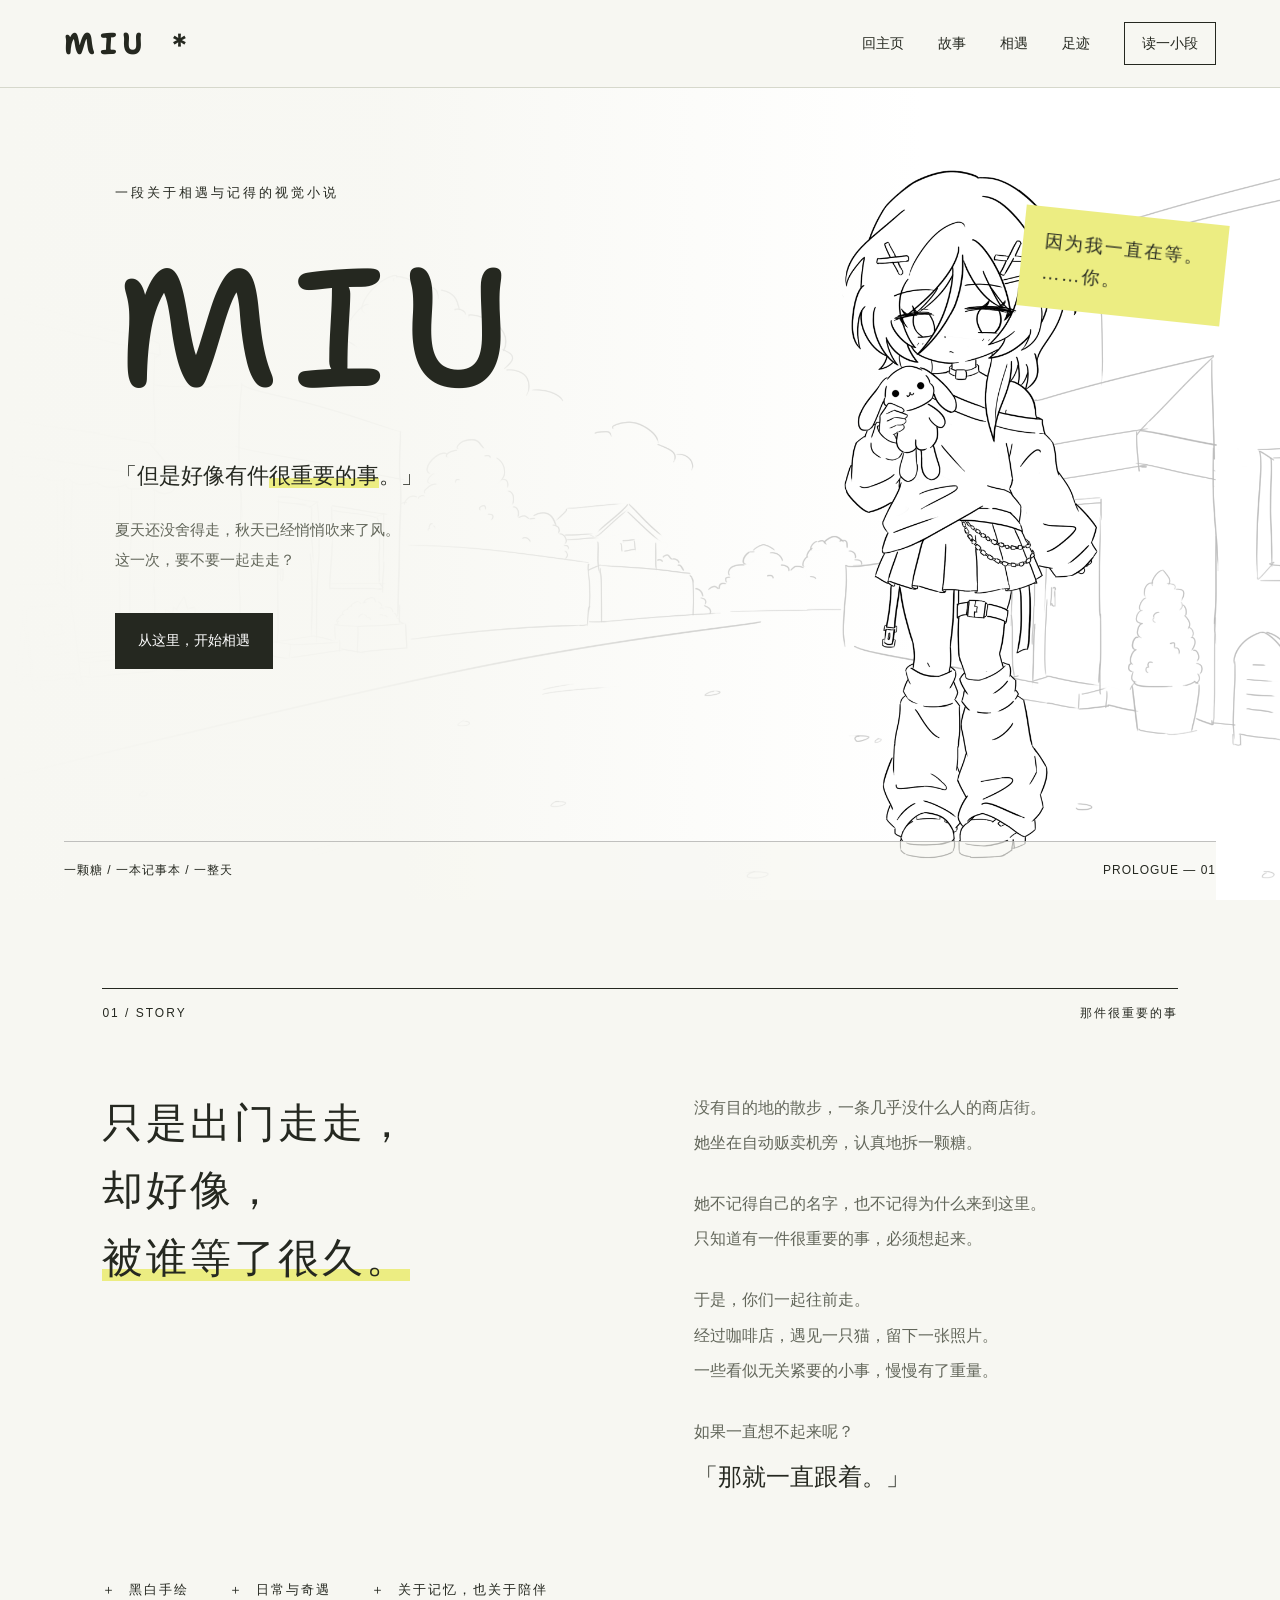
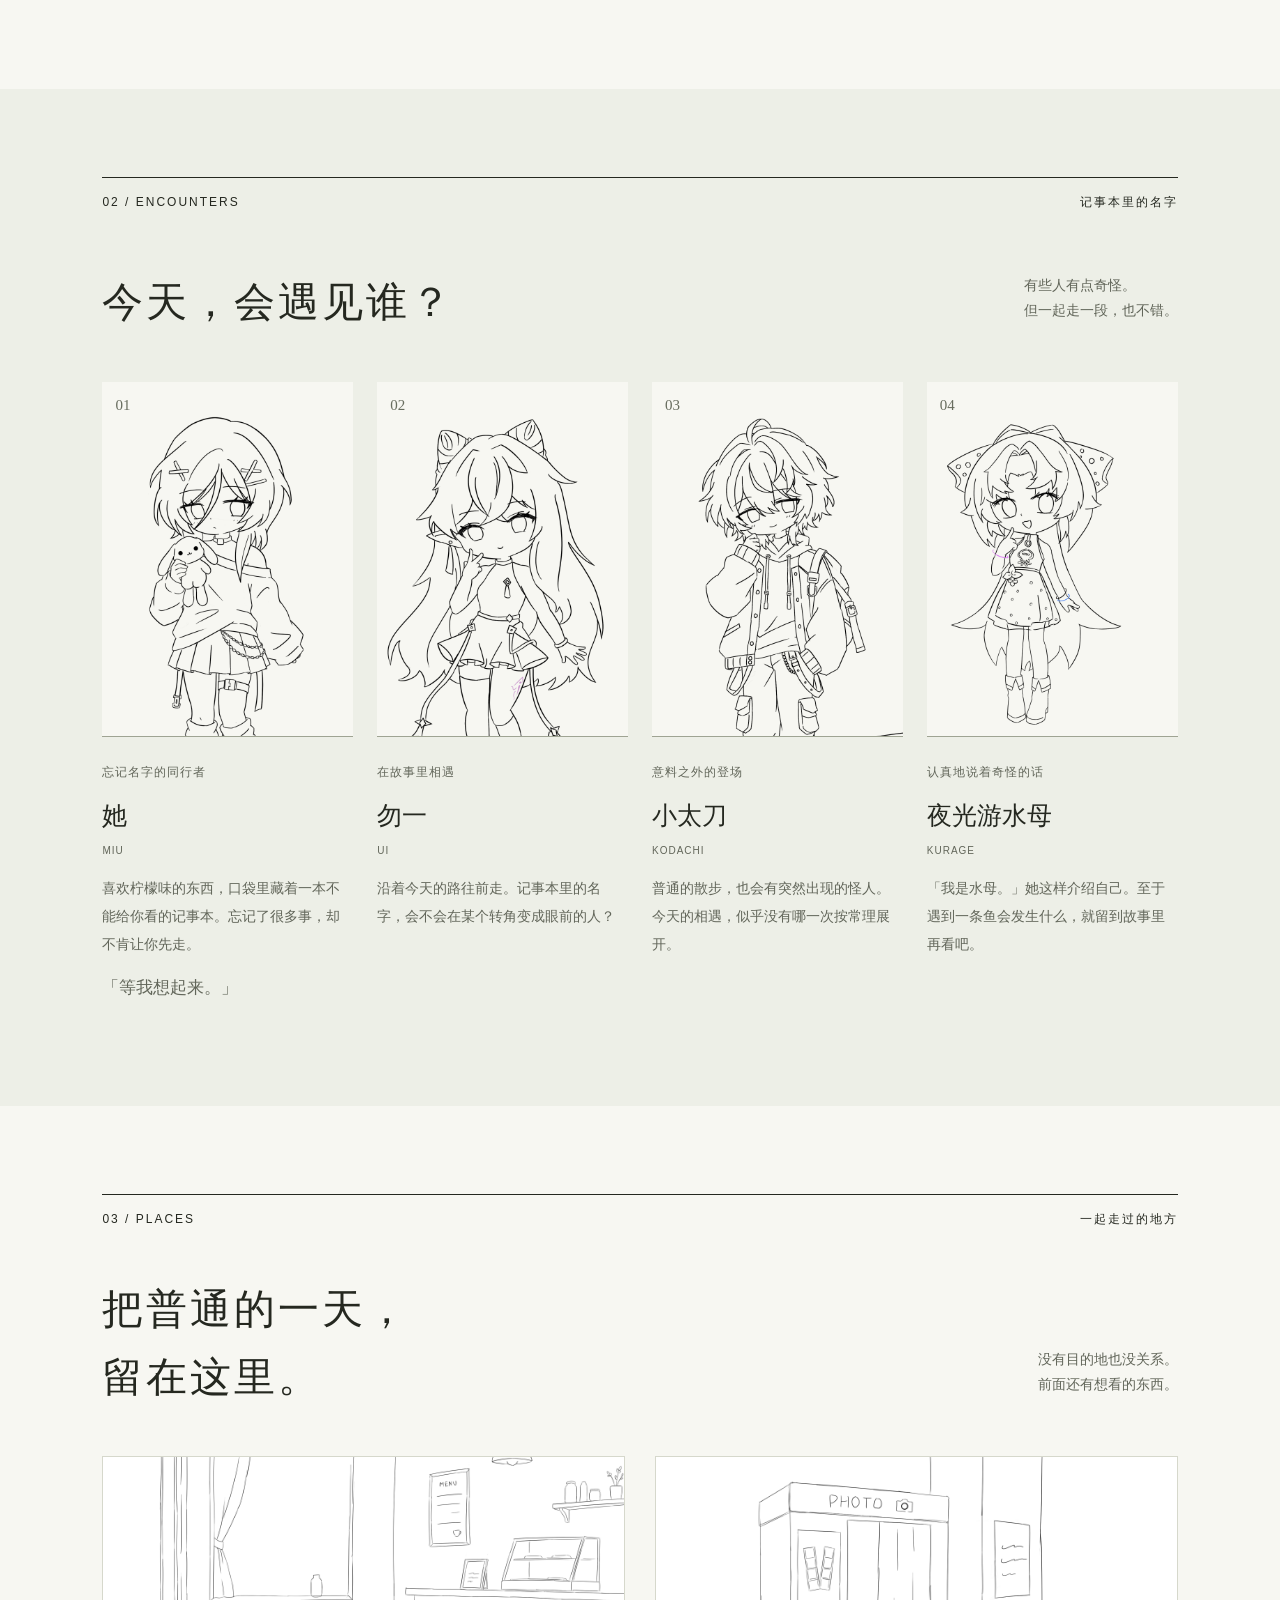
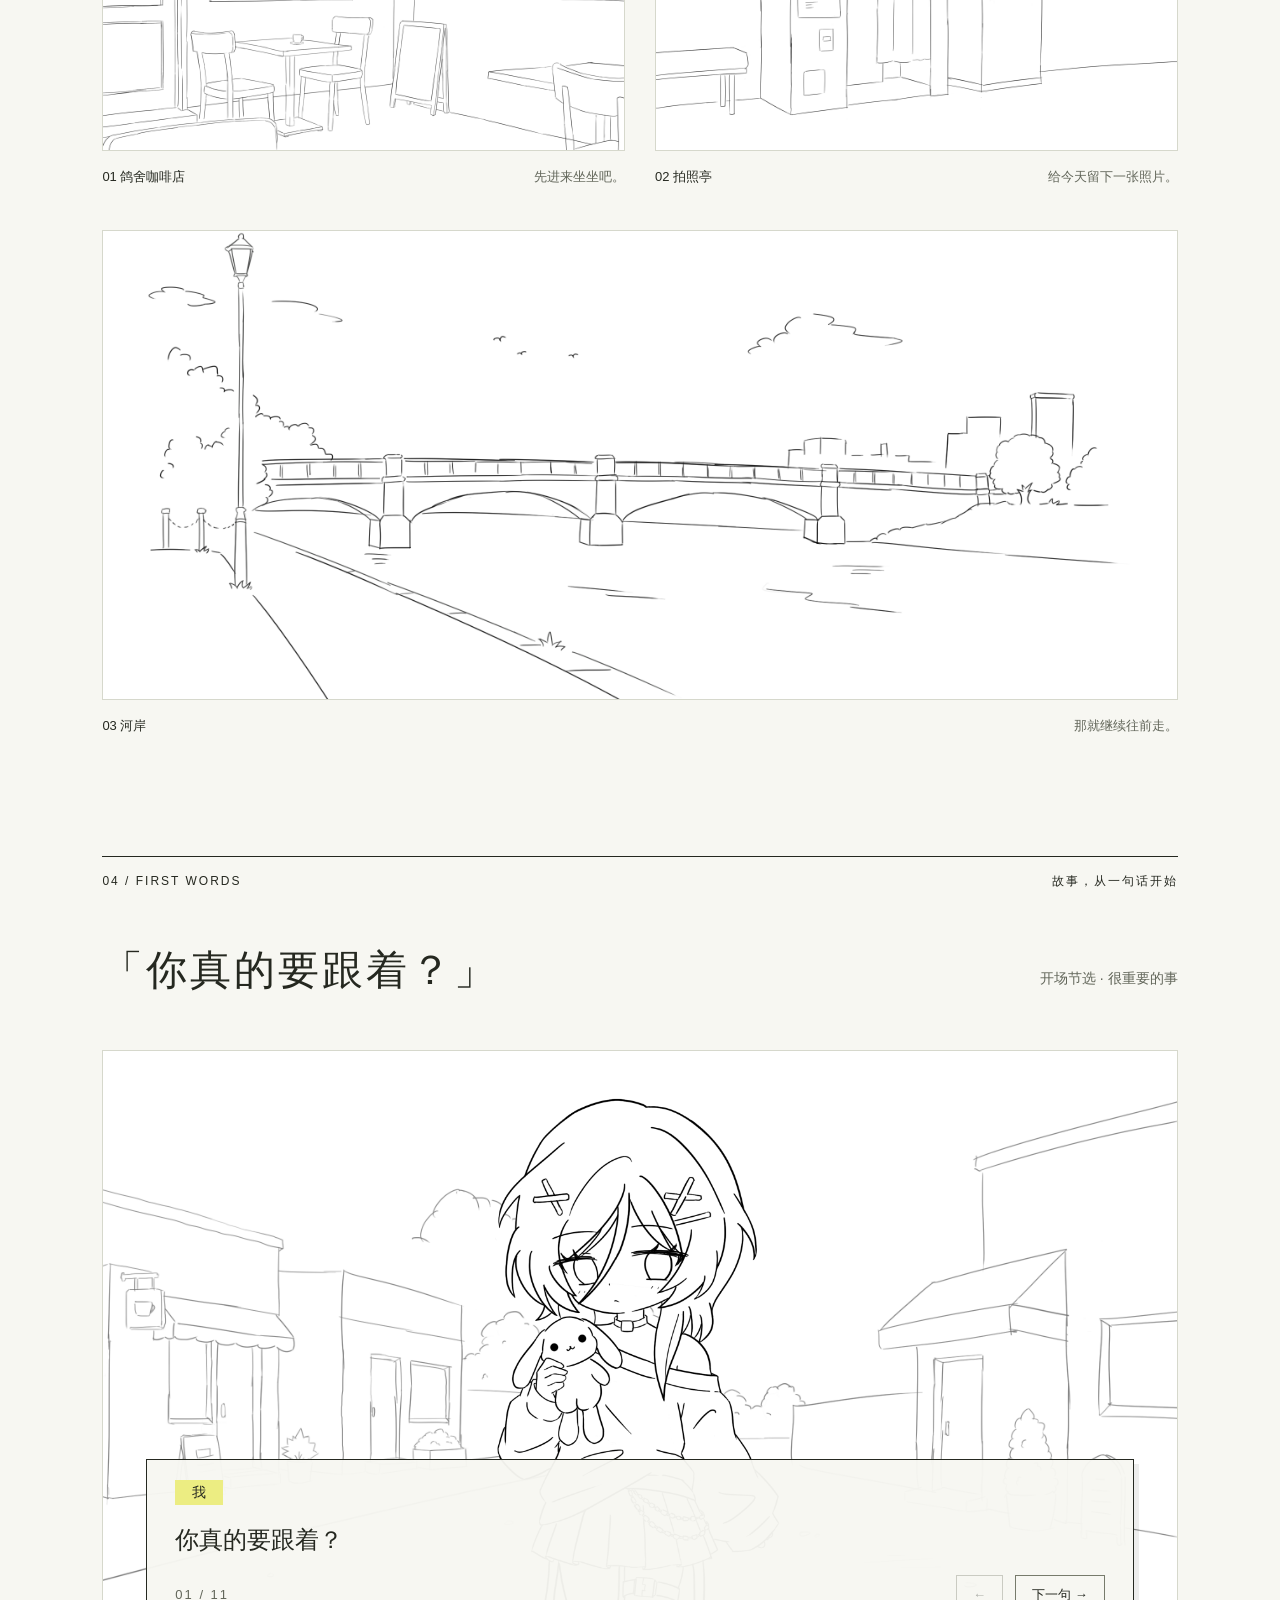
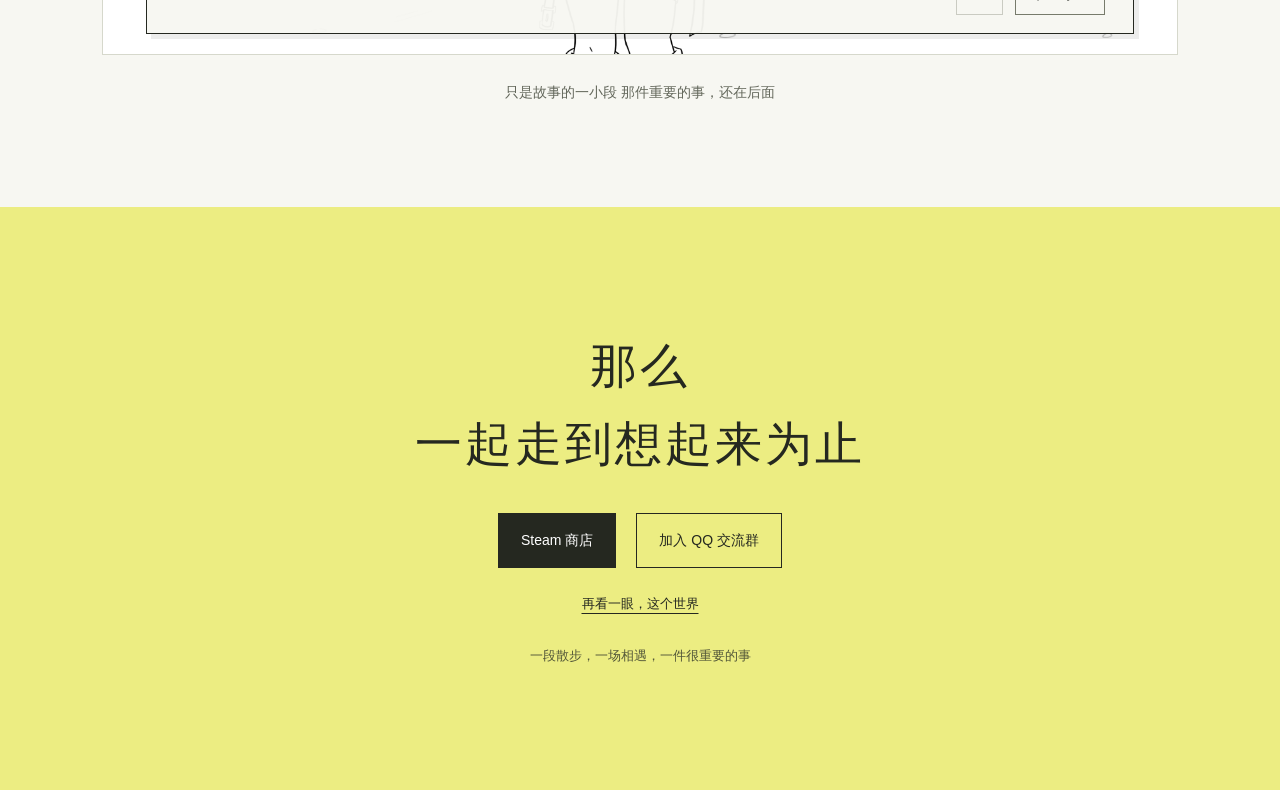
<file: index.html>
<!doctype html>
<html lang="zh-CN">
<head>
  <meta charset="UTF-8">
  <meta name="viewport" content="width=device-width, initial-scale=1">
  <meta name="description" content="《MIU》——一颗柠檬糖，一次没有目的地的散步，一件忘记了的、很重要的事。手绘视觉小说宣传页。">
  <meta name="theme-color" content="#f7f7f2">
  <title>MIU · 一件很重要的事</title>
  <link rel="stylesheet" href="style.css">
  <script src="script.js" defer></script>
</head>
<body>
  <a class="skip" href="#story">跳到故事介绍</a>
  <header class="header">
    <a class="brand" href="#home">MIU<i aria-hidden="true">＊</i></a>
    <nav aria-label="主导航"><a href="https://kodachi.top/">回主页</a><a href="#story">故事</a><a href="#characters">相遇</a><a href="#scenes">足迹</a><a class="nav-read" href="#excerpt">读一小段</a></nav>
  </header>
  <main>
    <section class="hero" id="home" aria-labelledby="title">
      <img class="hero-street" src="assets/street.png" alt="安静的手绘商店街" fetchpriority="high" width="2560" height="1440">
      <div class="hero-copy"><p class="eyebrow">一段关于相遇与记得的视觉小说</p><h1 id="title">MIU</h1><p class="hero-line">「但是好像有件<span class="highlight">很重要的事</span>。」</p><p class="hero-sub">夏天还没舍得走，秋天已经悄悄吹来了风。<br>这一次，要不要一起走走？</p><a class="button" href="#story">从这里，开始相遇</a></div>
      <div class="hero-character"><span class="speech">因为我一直在等。<br><strong>……你。</strong></span><img src="assets/her.png" alt="抱着玩偶、还想不起名字的她" width="1440" height="2560" fetchpriority="high"></div>
      <div class="hero-bottom"><span>一颗糖 / 一本记事本 / 一整天</span><span>PROLOGUE — 01</span></div>
    </section>

    <section class="story section" id="story">
      <div class="section-label"><span>01 / STORY</span><span>那件很重要的事</span></div>
      <div class="story-grid"><h2>只是出门走走，<br>却好像，<br><em>被谁等了很久。</em></h2><div class="story-text"><p>没有目的地的散步，一条几乎没什么人的商店街。<br>她坐在自动贩卖机旁，认真地拆一颗糖。</p><p>她不记得自己的名字，也不记得为什么来到这里。<br>只知道有一件很重要的事，必须想起来。</p><p>于是，你们一起往前走。<br>经过咖啡店，遇见一只猫，留下一张照片。<br>一些看似无关紧要的小事，慢慢有了重量。</p><p class="story-end">如果一直想不起来呢？<br><strong>「那就一直跟着。」</strong></p></div></div>
      <div class="notes"><span>黑白手绘</span><span>日常与奇遇</span><span>关于记忆，也关于陪伴</span></div>
    </section>

    <section class="characters section" id="characters">
      <div class="section-label"><span>02 / ENCOUNTERS</span><span>记事本里的名字</span></div>
      <div class="section-heading"><h2>今天，会遇见谁？</h2><p>有些人有点奇怪。<br>但一起走一段，也不错。</p></div>
      <div class="character-grid">
        <article class="character"><div class="portrait"><span class="character-number">01</span><img src="assets/her.png" alt="她的角色立绘" width="1440" height="2560" loading="lazy"></div><div class="character-info"><span class="tag">忘记名字的同行者</span><h3>她 <small>MIU</small></h3><p>喜欢柠檬味的东西，口袋里藏着一本不能给你看的记事本。忘记了很多事，却不肯让你先走。</p><blockquote>「等我想起来。」</blockquote></div></article>
        <article class="character"><div class="portrait"><span class="character-number">02</span><img src="assets/wuyi.png" alt="勿一的角色立绘" width="1440" height="2560" loading="lazy"></div><div class="character-info"><span class="tag">在故事里相遇</span><h3>勿一 <small>UI</small></h3><p>沿着今天的路往前走。记事本里的名字，会不会在某个转角变成眼前的人？</p></div></article>
        <article class="character"><div class="portrait"><span class="character-number">03</span><img src="assets/kodachi.png" alt="小太刀的角色立绘" width="1440" height="2560" loading="lazy"></div><div class="character-info"><span class="tag">意料之外的登场</span><h3>小太刀 <small>KODACHI</small></h3><p>普通的散步，也会有突然出现的怪人。今天的相遇，似乎没有哪一次按常理展开。</p></div></article>
        <article class="character"><div class="portrait"><span class="character-number">04</span><img src="assets/jellyfish.png" alt="夜光游水母的角色立绘" width="1440" height="2560" loading="lazy"></div><div class="character-info"><span class="tag">认真地说着奇怪的话</span><h3>夜光游水母 <small>KURAGE</small></h3><p>「我是水母。」她这样介绍自己。至于遇到一条鱼会发生什么，就留到故事里再看吧。</p></div></article>
      </div>
    </section>

    <section class="scenes section" id="scenes">
      <div class="section-label"><span>03 / PLACES</span><span>一起走过的地方</span></div>
      <div class="section-heading"><h2>把普通的一天，<br>留在这里。</h2><p>没有目的地也没关系。<br>前面还有想看的东西。</p></div>
      <div class="scene-grid"><figure><img src="assets/cafe.png" alt="鸽舍咖啡店内的窗边座位与柜台" width="2560" height="1440" loading="lazy"><figcaption><span>01 鸽舍咖啡店</span><span>先进来坐坐吧。</span></figcaption></figure><figure><img src="assets/photo-booth.png" alt="街边的拍照亭" width="2560" height="1440" loading="lazy"><figcaption><span>02 拍照亭</span><span>给今天留下一张照片。</span></figcaption></figure><figure class="wide-scene"><img src="assets/river.png" alt="沿着河岸延伸的小路与桥" width="2560" height="1440" loading="lazy"><figcaption><span>03 河岸</span><span>那就继续往前走。</span></figcaption></figure></div>
    </section>

    <section class="excerpt section" id="excerpt">
      <div class="section-label"><span>04 / FIRST WORDS</span><span>故事，从一句话开始</span></div>
      <div class="section-heading"><h2>「你真的要跟着？」</h2><p>开场节选 · 很重要的事</p></div>
      <div class="novel"><img class="novel-bg" src="assets/street.png" alt="" width="2560" height="1440" loading="lazy"><img class="novel-her" src="assets/her.png" alt="" width="1440" height="2560" loading="lazy"><div class="dialogue"><div aria-live="polite" aria-atomic="true"><span id="speaker">我</span><p id="line">你真的要跟着？</p></div><div class="dialogue-controls"><span id="page">01 / 11</span><button id="previous" type="button" disabled aria-label="上一句">←</button><button id="next" type="button">下一句 →</button></div></div></div>
      <noscript><p>请启用 JavaScript 阅读完整的开场节选：从询问同行，到她决定一直跟着。</p></noscript>
      <p class="excerpt-note">只是故事的一小段 那件重要的事，还在后面</p>
    </section>
    <section class="ending"><h2>那么<br>一起走到想起来为止</h2><div class="ending-links"><a class="button" href="https://store.steampowered.com/app/5324860/MIU/" target="_blank" rel="noopener noreferrer">Steam 商店</a><a class="button button-outline" href="https://miu.kodachi.top/qq" target="_blank" rel="noopener noreferrer">加入 QQ 交流群</a><a class="ending-reread" href="#home">再看一眼，这个世界</a></div><p>一段散步，一场相遇，一件很重要的事</p></section>
  </main>
</body>
</html>
</file>
<file: style.css>
@font-face{font-family:"Shantell Sans";src:url("assets/fonts/ShantellSans.ttf") format("truetype");font-weight:300 800;font-style:normal;font-display:swap}
:root{--paper:#f7f7f2;--ink:#252820;--muted:#62665a;--yellow:#eced82;--line:#d6d8cc;--serif:"Songti SC","Noto Serif CJK SC","Source Han Serif SC","SimSun",serif}*{box-sizing:border-box}html{scroll-behavior:smooth;scroll-padding-top:90px}body{margin:0;color:var(--ink);background:var(--paper);font-family:"Microsoft YaHei","PingFang SC",sans-serif;font-size:16px;line-height:1.8}a{color:inherit;text-decoration:none}button{font:inherit;color:inherit;cursor:pointer}a,button{-webkit-tap-highlight-color:transparent}a:focus-visible,button:focus-visible{outline:3px solid #77791d;outline-offset:5px}::selection{background:var(--yellow)}.skip{position:fixed;top:-100px;left:15px;padding:10px;background:var(--yellow);z-index:20}.skip:focus{top:10px}.header{height:88px;padding:0 5%;display:flex;justify-content:space-between;align-items:center;border-bottom:1px solid var(--line);background:var(--paper);position:relative;z-index:3}.brand{font-family:var(--serif);font-weight:bold;font-size:22px;letter-spacing:2px;display:flex;align-items:baseline;gap:5px}.brand span{font-size:15px}.brand i{font-style:normal;font-size:28px;margin-left:12px}nav{display:flex;align-items:center;gap:34px;font-size:14px}nav a:hover{box-shadow:0 2px var(--ink)}.nav-read{border:1px solid var(--ink);padding:8px 17px}.hero{position:relative;min-height:740px;height:calc(100svh - 88px);max-height:1000px;overflow:hidden;background:#fff}.hero-street{position:absolute;width:100%;height:100%;object-fit:cover;opacity:.28;bottom:0}.hero:after{content:"";position:absolute;inset:0;background:linear-gradient(90deg,#f7f7f2 0%,#f7f7f2e8 30%,transparent 72%);pointer-events:none}.hero-copy{position:relative;z-index:2;margin-left:9%;padding-top:80px;width:55%}.eyebrow{font-size:13px;letter-spacing:3px}.hero h1{font-family:var(--serif);font-size:clamp(54px,5.6vw,90px);line-height:1.25;letter-spacing:8px;font-weight:500;margin:32px 0}.hero h1 span{margin-left:1em}.hero h1 b{color:#8c9142;font-weight:400;position:absolute}.hero-line{font-family:var(--serif);font-size:22px;margin:32px 0 20px}.highlight{background:linear-gradient(transparent 60%,var(--yellow) 60%)}.hero-sub{font-size:15px;color:var(--muted);line-height:2}.button{display:inline-flex;justify-content:space-between;gap:40px;padding:14px 22px;background:var(--ink);color:white;font-size:14px;margin-top:23px;border:1px solid var(--ink);transition:background .2s,color .2s}.button:hover{background:var(--yellow);color:var(--ink)}.hero-character{position:absolute;right:7%;bottom:20px;width:34%;height:90%;z-index:1}.hero-character>img{height:100%;width:100%;object-fit:contain;object-position:center bottom;mix-blend-mode:multiply}.speech{position:absolute;right:-8%;top:9%;font-family:var(--serif);font-size:18px;letter-spacing:2px;transform:rotate(6deg);background:var(--yellow);padding:18px 22px;z-index:2}.speech strong{font-weight:400}.hero-bottom{position:absolute;bottom:0;left:5%;right:5%;z-index:2;display:flex;justify-content:space-between;padding:18px 0;border-top:1px solid #9999;font-size:12px;letter-spacing:1px;background:#f7f7f2b8}.section{padding:88px 8%;scroll-margin-top:0}.section-label{display:flex;justify-content:space-between;border-top:1px solid var(--ink);padding-top:14px;font-size:12px;letter-spacing:2px}.story-grid{display:grid;grid-template-columns:1fr 1fr;gap:10%;margin-top:65px}h2{font-family:var(--serif);font-size:clamp(30px,3.2vw,46px);font-weight:400;line-height:1.65;margin:0;letter-spacing:3px}h2 em{font-style:normal;background:linear-gradient(transparent 73%,var(--yellow) 73%)}.story-text{color:var(--muted);font-size:16px}.story-text p:first-child{margin-top:0}.story-text p{margin-bottom:26px;line-height:2.2}.story-end strong{color:var(--ink);font-family:var(--serif);font-size:24px;line-height:2.4;font-weight:400}.notes{display:flex;gap:40px;margin-top:45px;font-size:13px;letter-spacing:2px}.notes span:before{content:"＋";margin-right:12px}.characters{background:#edefe7}.section-heading{display:flex;align-items:end;justify-content:space-between;gap:30px;margin:45px 0}.section-heading p{color:var(--muted);font-size:14px}.character-grid{display:grid;grid-template-columns:repeat(4,minmax(0,1fr));gap:24px}.portrait{height:355px;position:relative;overflow:hidden;border-bottom:1px solid #9fa493;background:#f7f7f2}.portrait img{width:100%;height:auto;mix-blend-mode:multiply;position:absolute;top:22px;transition:transform .4s}.character:hover .portrait img{transform:translateY(-7px)}.character-number{position:absolute;top:10px;left:13px;font-family:var(--serif);color:#686d5f;font-size:15px;z-index:1}.character-info{padding-top:20px}.tag{font-size:12px;color:var(--muted);letter-spacing:1px}h3{font-family:var(--serif);font-size:25px;font-weight:400;margin:7px 0 14px}h3 small{font-family:Arial,sans-serif;font-size:10px;letter-spacing:1px;display:block;color:var(--muted);margin-top:4px}.character-info p{font-size:14px;color:var(--muted);line-height:2}.character-info blockquote{margin:15px 0;font-family:var(--serif);font-size:17px}.scene-grid{display:grid;grid-template-columns:1fr 1fr;gap:42px 30px}figure{margin:0}figure img{display:block;width:100%;height:auto;border:1px solid var(--line);background:white}figcaption{display:flex;justify-content:space-between;gap:12px;margin-top:14px;font-size:13px}figcaption span+span{color:var(--muted)}.wide-scene{grid-column:1/-1}.wide-scene img{max-height:470px;object-fit:cover;object-position:center 60%}.excerpt{padding-top:30px}.novel{position:relative;aspect-ratio:16/9;min-height:400px;overflow:hidden;background:#fff;border:1px solid var(--line)}.novel-bg{width:100%;height:100%;position:absolute;object-fit:cover;opacity:.55}.novel-her{position:absolute;height:135%;width:76%;object-fit:contain;top:4%;left:12%}.dialogue{position:absolute;bottom:20px;left:4%;right:4%;padding:18px 28px;background:#f7f7f2f5;border:1px solid var(--ink);box-shadow:5px 5px 0 #25282015}.dialogue #speaker{display:inline-block;background:var(--yellow);padding:0 17px;font-size:14px}.dialogue #line{font-family:var(--serif);font-size:24px;margin:12px 0;min-height:44px}.dialogue-controls{display:flex;justify-content:end;align-items:center;gap:12px;font-size:13px}.dialogue-controls>span{margin-right:auto;letter-spacing:2px;color:var(--muted)}.dialogue button{background:transparent;border:1px solid #777b6c;padding:6px 16px;min-height:40px}.dialogue button:hover:not(:disabled){background:var(--yellow)}.dialogue button:disabled{opacity:.35;cursor:default}.excerpt-note{text-align:center;color:var(--muted);font-size:14px;margin-top:25px}.ending{text-align:center;padding:90px 24px 110px;background:var(--yellow)}.ending h2{margin:30px 0;font-size:clamp(32px,3.7vw,52px)}.ending p{font-size:13px;margin-top:28px;color:#535739}footer{padding:28px 5%;display:flex;justify-content:space-between;gap:20px;font-size:12px}footer>a{font-family:var(--serif);font-size:16px}
@media(min-width:1600px){.section{padding-left:max(8%,calc((100% - 1340px)/2));padding-right:max(8%,calc((100% - 1340px)/2))}.portrait{height:420px}}
@media(max-width:1000px){.header{padding:0 4%}nav{gap:20px}.hero-copy{margin-left:6%;padding-top:80px;width:64%}.hero-character{right:-7%;width:48%;height:77%}.speech{right:18%;top:-4%;font-size:14px}.hero h1{font-size:64px}.character-grid{grid-template-columns:repeat(2,minmax(0,1fr));gap:40px 25px}.portrait{height:410px}.portrait img{width:88%;left:6%}.section{padding:65px 6%}.story-grid{gap:6%}.story-text br{display:none}}
@media(max-width:640px){.header{height:auto;min-height:90px;flex-wrap:wrap;justify-content:center;padding:12px 15px;gap:8px}.brand{font-size:18px}.brand span{font-size:13px}.brand i{font-size:20px}nav{width:100%;justify-content:center;gap:27px;font-size:12px}.nav-read{padding:2px 8px}.hero{height:850px;min-height:0;max-height:none}.hero-copy{padding-top:30px;margin-left:7%;width:86%}.hero h1{font-size:49px;letter-spacing:5px;margin:22px 0}.hero h1 span{margin-left:.5em}.eyebrow{font-size:12px;letter-spacing:2px}.hero-line{font-size:18px;margin-top:20px}.hero-sub{font-size:13px}.button{margin-top:14px;padding:11px 18px;font-size:13px}.hero-character{height:420px;bottom:32px;width:66%;right:-1%}.speech{right:auto;left:-36%;top:32%;font-size:14px;padding:15px}.hero-street{height:55%;bottom:0;opacity:.4}.hero:after{background:linear-gradient(#f7f7f2 20%,#f7f7f200 70%)}.hero-bottom{font-size:11px;padding:12px 0}.hero-bottom>span:last-child{display:none}.section{padding:48px 6%}.section-label{font-size:11px;letter-spacing:1px}.story-grid{grid-template-columns:1fr;gap:25px;margin-top:30px}h2{font-size:30px}.story-text{font-size:15px}.notes{gap:12px;flex-wrap:wrap;margin-top:18px;font-size:11px;letter-spacing:0}.notes span:before{margin-right:4px}.section-heading{align-items:start;flex-direction:column;gap:12px;margin:30px 0}.section-heading p{margin:0}.portrait{height:260px}.portrait img{width:115%;left:-7.5%}.character-grid{gap:25px 15px}h3{font-size:22px}.tag{font-size:11px}.character-info p{font-size:13px}.scene-grid{grid-template-columns:1fr;gap:28px}.wide-scene{grid-column:auto}.wide-scene img{max-height:none}figcaption{font-size:12px}.novel{aspect-ratio:auto;height:490px;min-height:0}.novel-bg{object-position:45%}.novel-her{height:105%;width:110%;left:-5%}.dialogue{bottom:12px;padding:14px;left:3%;right:3%}.dialogue #line{font-size:20px;min-height:60px}.dialogue-controls{gap:8px}.dialogue button{padding:6px 12px}.excerpt-note{font-size:12px}.ending{padding:65px 20px}.ending h2{font-size:32px}footer{flex-wrap:wrap;justify-content:center;font-size:11px}footer>a{width:100%;text-align:center}}
.brand{font-family:"Shantell Sans",Georgia,"Times New Roman",serif;font-size:30px;letter-spacing:5px}.hero h1{font-family:"Shantell Sans",Georgia,"Times New Roman",serif;font-size:clamp(110px,13vw,200px);line-height:1.15;letter-spacing:.09em;margin:28px 0 32px}.ending>.eyebrow{font-family:Georgia,"Times New Roman",serif;font-size:24px;letter-spacing:6px}
@media(max-width:640px){.brand{font-size:25px}.hero h1{font-size:100px;margin:18px 0 25px}.dialogue #line{font-size:18px;line-height:1.8;min-height:66px}}
.character-info blockquote{font-family:"Microsoft YaHei","微软雅黑",sans-serif;color:var(--muted)}.dialogue #speaker[hidden]{display:none}footer{justify-content:center}
@media(prefers-reduced-motion:reduce){html{scroll-behavior:auto}*{transition:none!important}}


.ending-links{display:flex;justify-content:center;align-items:center;flex-wrap:wrap;gap:16px 20px}.ending-links .button{margin-top:0;justify-content:center}.button-outline{background:transparent;color:var(--ink)}.button-outline:hover{background:var(--ink);color:var(--yellow)}.ending-reread{flex-basis:100%;width:fit-content;font-size:13px;text-decoration:underline;text-underline-offset:5px;margin-top:8px}
</file>
